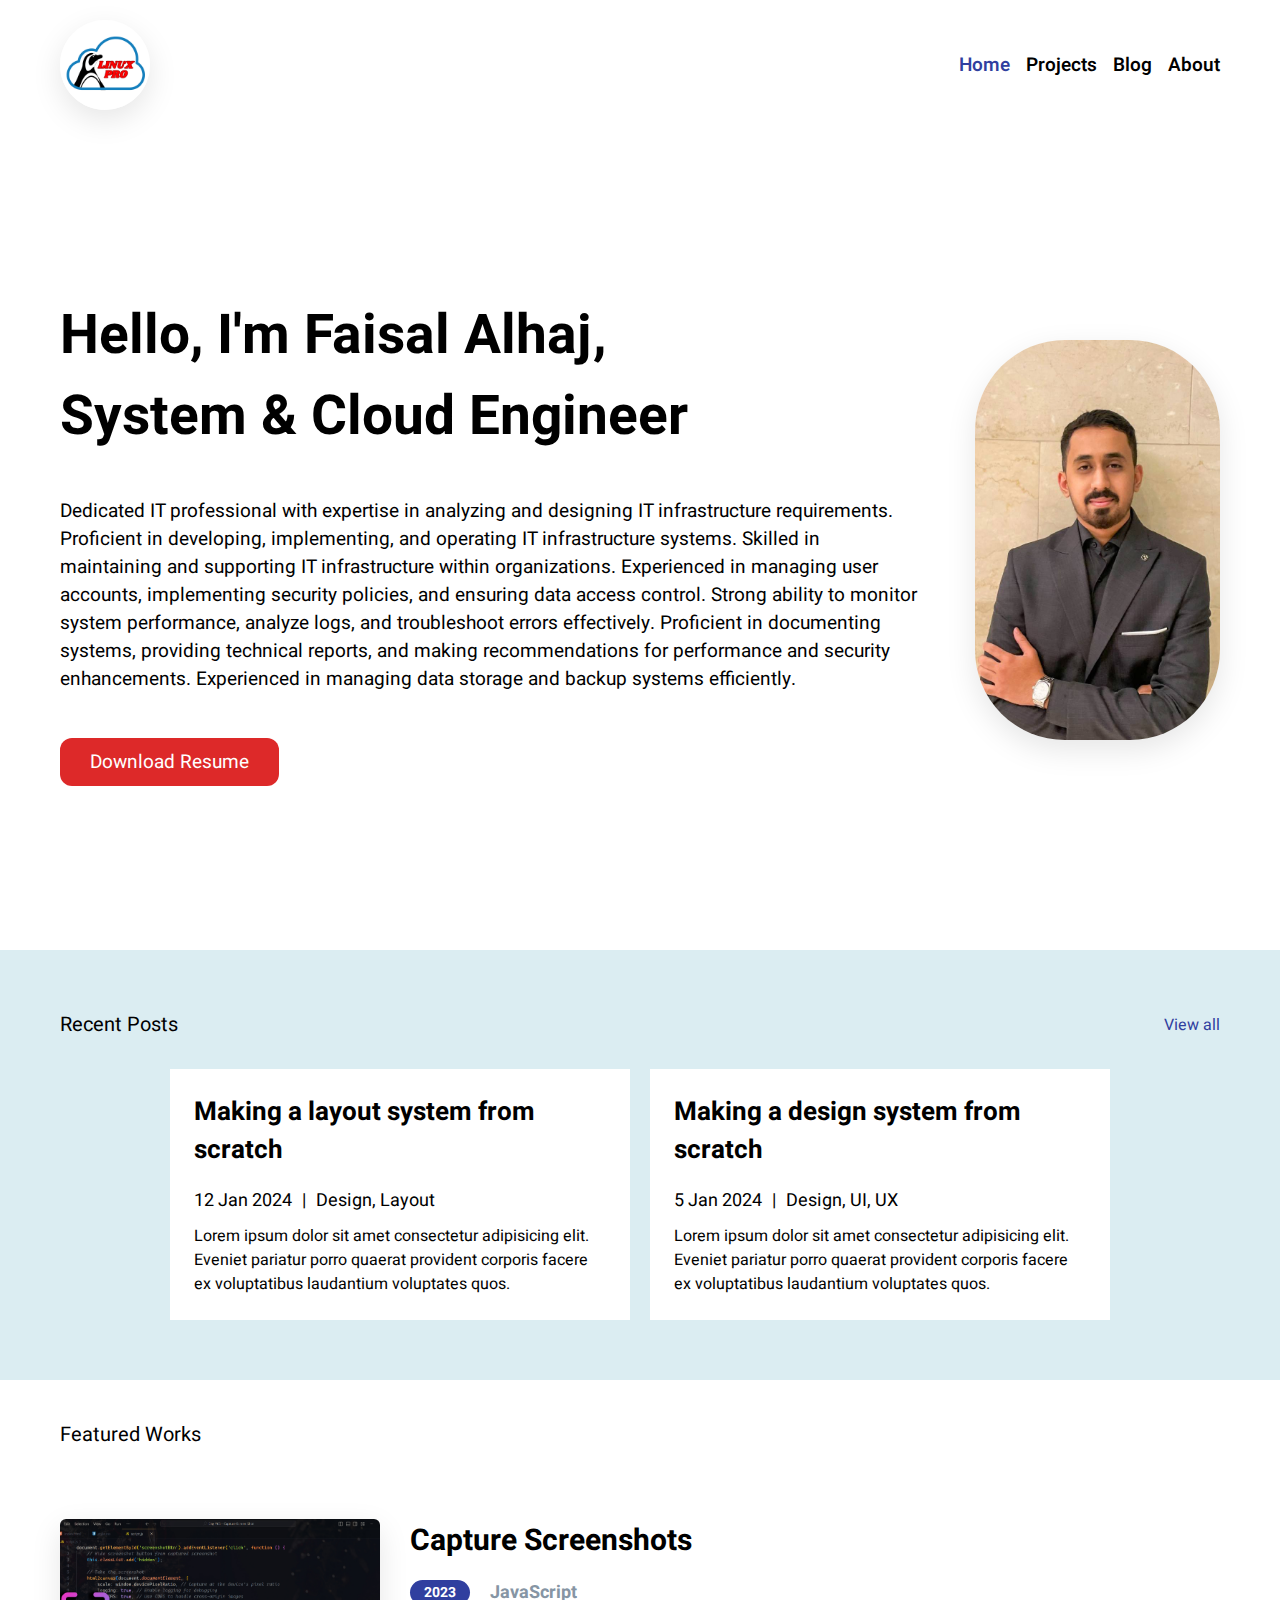
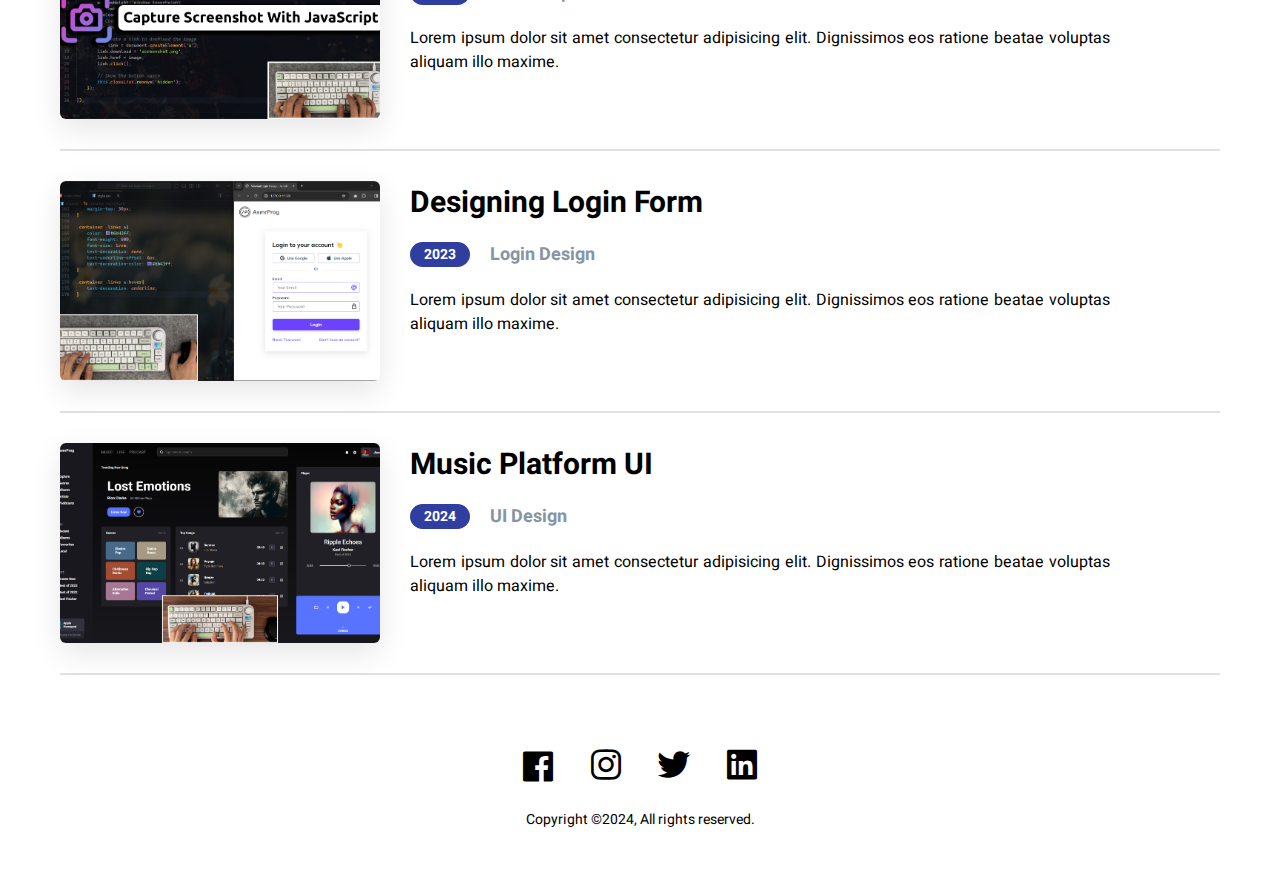
<file: index.html>
<!DOCTYPE html>
<html lang="en">

<head>
    <meta charset="UTF-8">
    <meta name="viewport" content="width=device-width, initial-scale=1.0">
    <link href='https://unpkg.com/boxicons@2.1.4/css/boxicons.min.css' rel='stylesheet'>
    <link rel="stylesheet" href="style.css">
    <title>Faisal Alhaj</title>
</head>

<body>

    <nav>
        <div class="logo">
            <img src="assets/LINU.png">
        </div>
        <div class="nav-links">
            <a class="selected" href="index.html">Home</a>
            <a href="projects.html">Projects</a>
            <a href="blog.html">Blog</a>
            <a href="about.html">About</a>
        </div>
    </nav>

    <div class="main">
        <div class="info">
            <h1>Hello, I'm Faisal Alhaj, <br>System & Cloud Engineer</h1>
            <p>Dedicated IT professional with expertise in analyzing and designing IT infrastructure requirements. Proficient in developing, implementing, and operating IT infrastructure systems. Skilled in maintaining and supporting IT infrastructure within organizations. Experienced in managing user accounts, implementing security policies, and ensuring data access control. Strong ability to monitor system performance, analyze logs, and troubleshoot errors effectively. Proficient in documenting systems, providing technical reports, and making recommendations for performance and security enhancements. Experienced in managing data storage and backup systems efficiently.</p>
            <a href="assets/FaisalAlhaj_SystemEngineer_CV.pdf">
            <button>Download Resume</button>
            </a>
        </div>
        <img src="assets/faisalalhaj_pic.jpg">
    </div>

    <div class="recent">
        <div class="header">
            <h4>Recent Posts</h4>
            <a href="blog.html">View all</a>
        </div>
        <div class="posts">
            <div class="post-item">
                <h3>Making a layout system from scratch</h3>
                <div class="info">
                    <h5>12 Jan 2024</h5>
                    <h5>|</h5>
                    <h5>Design, Layout</h5>
                </div>
                <p>Lorem ipsum dolor sit amet consectetur adipisicing elit. Eveniet pariatur porro quaerat provident
                    corporis facere ex voluptatibus laudantium voluptates quos.</p>
            </div>
            <div class="post-item">
                <h3>Making a design system from scratch</h3>
                <div class="info">
                    <h5>5 Jan 2024</h5>
                    <h5>|</h5>
                    <h5>Design, UI, UX</h5>
                </div>
                <p>Lorem ipsum dolor sit amet consectetur adipisicing elit. Eveniet pariatur porro quaerat provident
                    corporis facere ex voluptatibus laudantium voluptates quos.</p>
            </div>
        </div>
    </div>

    <div class="separator">
        <h4>Featured Works</h4>
    </div>

    <div class="featured">
        <div class="item">
            <img src="assets/item-1.jpg">
            <div class="details">
                <h3>Capture Screenshots</h3>
                <div class="item-info">
                    <div class="year-badge">2023</div>
                    <h4>JavaScript</h4>
                </div>
                <p>Lorem ipsum dolor sit amet consectetur adipisicing elit. Dignissimos eos ratione beatae voluptas
                    aliquam illo maxime.</p>
            </div>
        </div>
        <div class="item">
            <img src="assets/item-2.jpg">
            <div class="details">
                <h3>Designing Login Form</h3>
                <div class="item-info">
                    <div class="year-badge">2023</div>
                    <h4>Login Design</h4>
                </div>
                <p>Lorem ipsum dolor sit amet consectetur adipisicing elit. Dignissimos eos ratione beatae voluptas
                    aliquam illo maxime.</p>
            </div>
        </div>
        <div class="item">
            <img src="assets/item-3.jpg">
            <div class="details">
                <h3>Music Platform UI</h3>
                <div class="item-info">
                    <div class="year-badge">2024</div>
                    <h4>UI Design</h4>
                </div>
                <p>Lorem ipsum dolor sit amet consectetur adipisicing elit. Dignissimos eos ratione beatae voluptas
                    aliquam illo maxime.</p>
            </div>
        </div>
    </div>

    <footer>
        <div class="socials">
            <i class='bx bxl-facebook-square' ></i>
            <a href="https://www.instagram.com/faisaalalhaj/"> <i class='bx bxl-instagram' ></i> </a>
            <a href="https://x.com/faisaalalhaj"><i class='bx bxl-twitter'></i></a>
            <a href="https://www.linkedin.com/in/faisal-alhaj/"><i class='bx bxl-linkedin-square'></i></a>
        </div>
        <p>Copyright ©2024, All rights reserved.</p>
    </footer>

</body>

</html>
</file>
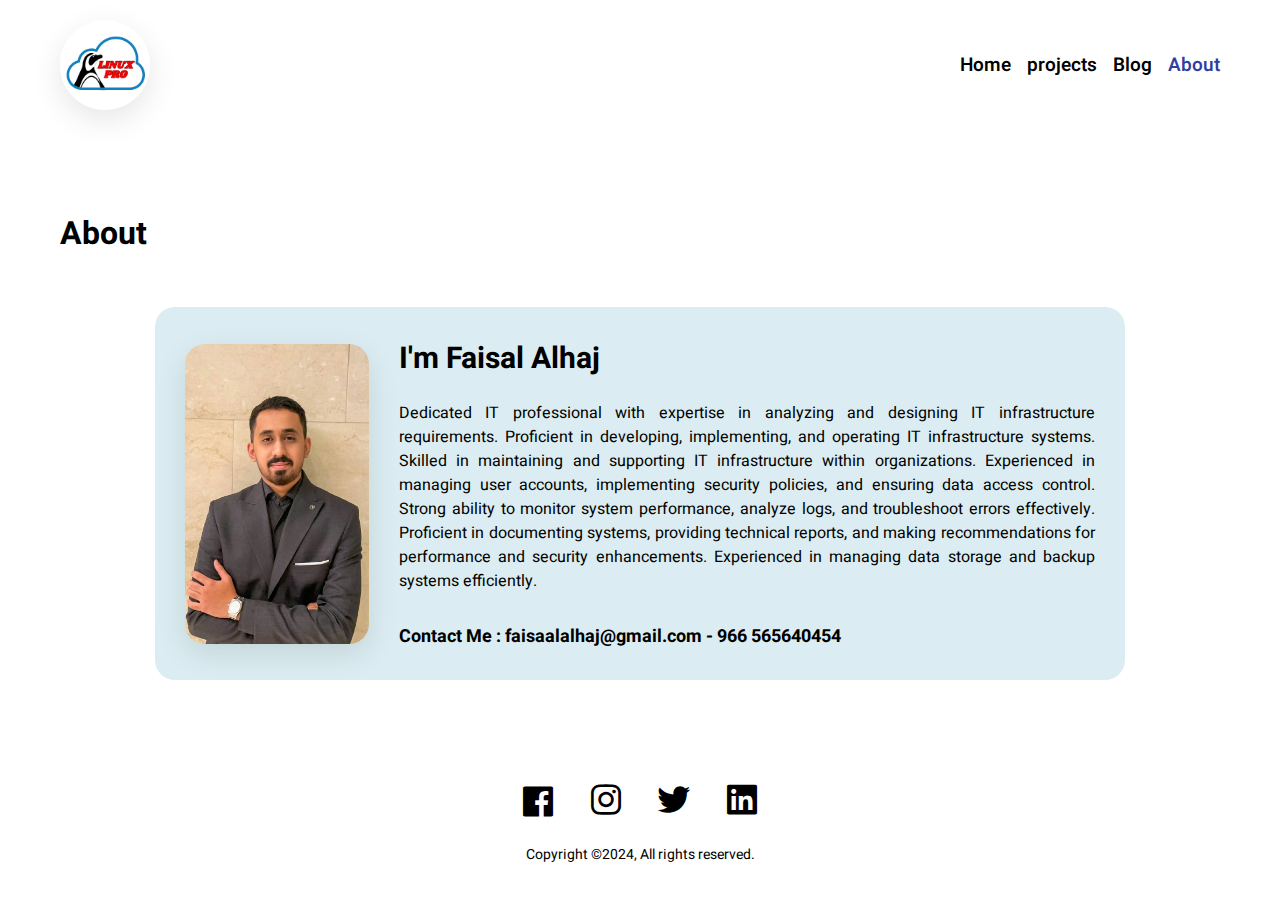
<file: about.html>
<!DOCTYPE html>
<html lang="en">

<head>
    <meta charset="UTF-8">
    <meta name="viewport" content="width=device-width, initial-scale=1.0">
    <link href='https://unpkg.com/boxicons@2.1.4/css/boxicons.min.css' rel='stylesheet'>
    <link rel="stylesheet" href="style.css">
    <title>About Page | Faisal Alhaj</title>
</head>

<body>

    <nav>
        
        <div class="logo">
            <img src="assets/LINU.png">

        </div>
        <div class="nav-links">
            <a href="index.html">Home</a>
            <a href="works.html">projects</a>
            <a href="blog.html">Blog</a>
            <a class="selected" href="about.html">About</a>
        </div>
    </nav>

    <h1 class="page-title">About</h1>

    <div class="content"> 
        <div class="container">
            <img src="assets/faisalalhaj_pic.jpg">
            <div class="about">
                <h2>I'm Faisal Alhaj</h2>
                <p>Dedicated IT professional with expertise in analyzing and designing IT infrastructure requirements. Proficient in developing, implementing, and operating IT infrastructure systems. Skilled in maintaining and supporting IT infrastructure within organizations. Experienced in managing user accounts, implementing security policies, and ensuring data access control. Strong ability to monitor system performance, analyze logs, and troubleshoot errors effectively. Proficient in documenting systems, providing technical reports, and making recommendations for performance and security enhancements. Experienced in managing data storage and backup systems efficiently.</p>
                <p class="email">Contact Me : <a href="mailto:faisaalalhaj@gmail.com?subject=Hello&body=How are you?">faisaalalhaj@gmail.com </a> -    966 565640454</p>
            </div>
        </div>
    </div>

    <footer>
        <div class="socials">
            <i class='bx bxl-facebook-square' ></i>
            <a href="https://www.instagram.com/faisaalalhaj/"> <i class='bx bxl-instagram' ></i> </a>
            <a href="https://x.com/faisaalalhaj"><i class='bx bxl-twitter'></i></a>
            <a href="https://www.linkedin.com/in/faisal-alhaj/"><i class='bx bxl-linkedin-square'></i></a>
        </div>
        <p>Copyright ©2024, All rights reserved.</p>
    </footer>

</body>

</html>
</file>
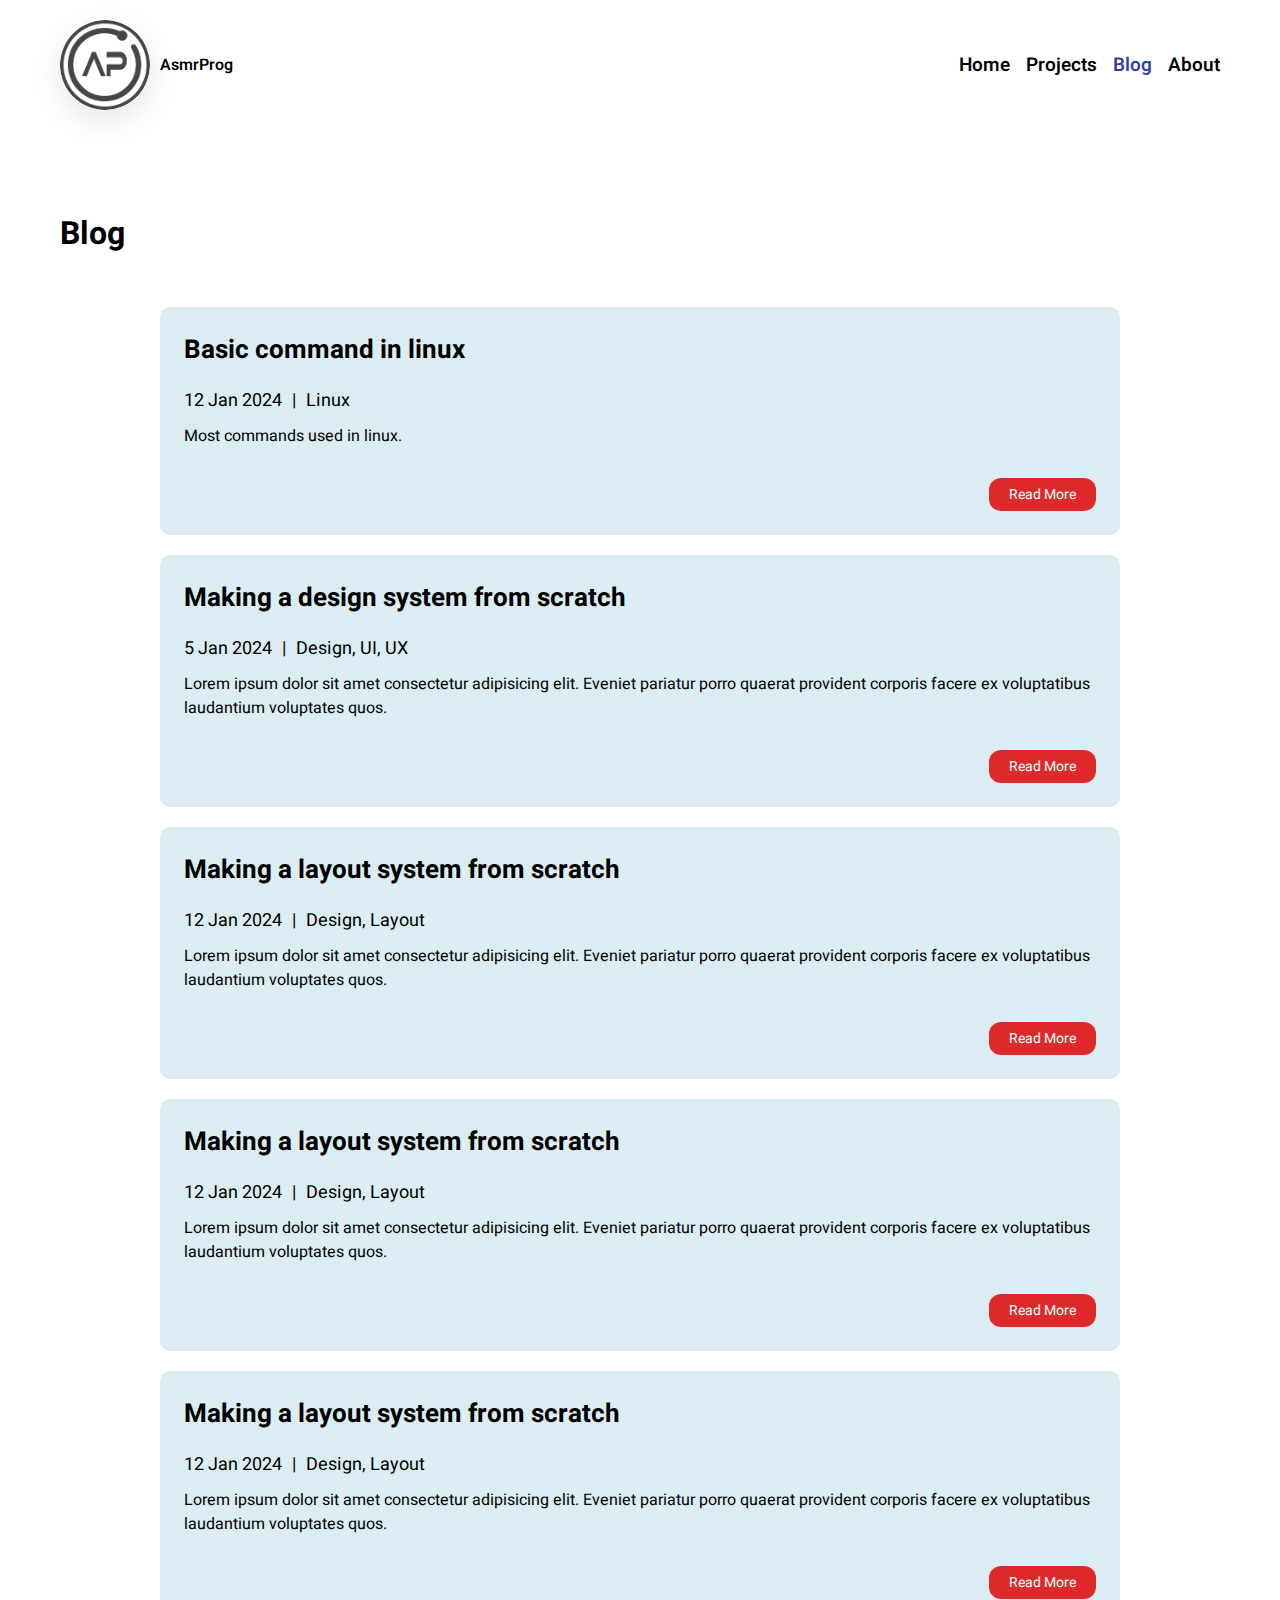
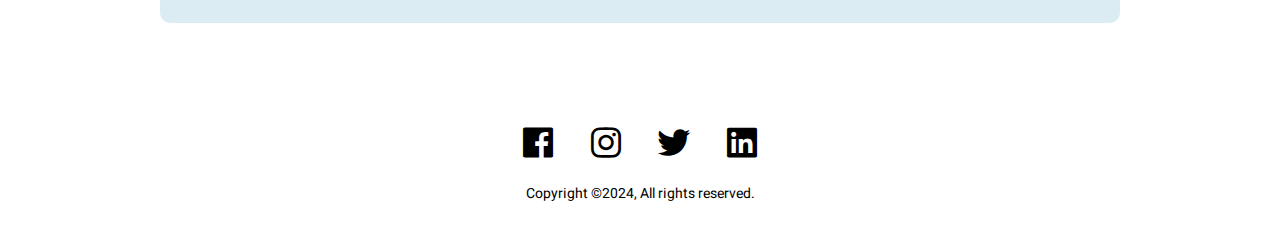
<file: blog.html>
<!DOCTYPE html>
<html lang="en">

<head>
    <meta charset="UTF-8">
    <meta name="viewport" content="width=device-width, initial-scale=1.0">
    <link href='https://unpkg.com/boxicons@2.1.4/css/boxicons.min.css' rel='stylesheet'>
    <link rel="stylesheet" href="style.css">
    <title>Blog Page | AsmrProg</title>
</head>

<body>

    <nav>
        <div class="logo">
            <img src="assets/logo.png">
            <a href="#">AsmrProg</a>
        </div>
        <div class="nav-links">
            <a href="index.html">Home</a>
            <a href="projects.html">Projects</a>
            <a class="selected" href="blog.html">Blog</a>
            <a href="about.html">About</a>
        </div>
    </nav>


    <h1 class="page-title">Blog</h1>

    <div class="content">
        <div class="post-list">
            <div class="post-item">
                <h3>Basic command in linux </h3>
                <div class="info">
                    <h5>12 Jan 2024</h5>
                    <h5>|</h5>
                    <h5>Linux</h5>
                </div>
                <p>Most commands used in linux.</p>

                <div class="buttons">
                    <button>Read More</button>
                </div>

            </div>
            <div class="post-item">
                <h3>Making a design system from scratch</h3>
                <div class="info">
                    <h5>5 Jan 2024</h5>
                    <h5>|</h5>
                    <h5>Design, UI, UX</h5>
                </div>
                <p>Lorem ipsum dolor sit amet consectetur adipisicing elit. Eveniet pariatur porro quaerat provident
                    corporis facere ex voluptatibus laudantium voluptates quos.</p>
                <div class="buttons">
                    <button>Read More</button>
                </div>
            </div>

            <div class="post-item">
                <h3>Making a layout system from scratch</h3>
                <div class="info">
                    <h5>12 Jan 2024</h5>
                    <h5>|</h5>
                    <h5>Design, Layout</h5>
                </div>
                <p>Lorem ipsum dolor sit amet consectetur adipisicing elit. Eveniet pariatur porro quaerat provident
                    corporis facere ex voluptatibus laudantium voluptates quos.</p>
                <div class="buttons">
                    <button>Read More</button>
                </div>
            </div>

            <div class="post-item">
                <h3>Making a layout system from scratch</h3>
                <div class="info">
                    <h5>12 Jan 2024</h5>
                    <h5>|</h5>
                    <h5>Design, Layout</h5>
                </div>
                <p>Lorem ipsum dolor sit amet consectetur adipisicing elit. Eveniet pariatur porro quaerat provident
                    corporis facere ex voluptatibus laudantium voluptates quos.</p>
                <div class="buttons">
                    <button>Read More</button>
                </div>
            </div>

            <div class="post-item">
                <h3>Making a layout system from scratch</h3>
                <div class="info">
                    <h5>12 Jan 2024</h5>
                    <h5>|</h5>
                    <h5>Design, Layout</h5>
                </div>
                <p>Lorem ipsum dolor sit amet consectetur adipisicing elit. Eveniet pariatur porro quaerat provident
                    corporis facere ex voluptatibus laudantium voluptates quos.</p>
                <div class="buttons">
                    <button>Read More</button>
                </div>
            </div>

        </div>
    </div>


    <footer>
        <div class="socials">
            <i class='bx bxl-facebook-square'></i>
            <i class='bx bxl-instagram'></i>
            <i class='bx bxl-twitter'></i>
            <i class='bx bxl-linkedin-square'></i>
        </div>
        <p>Copyright ©2024, All rights reserved.</p>
    </footer>


</body>

</html>
</file>
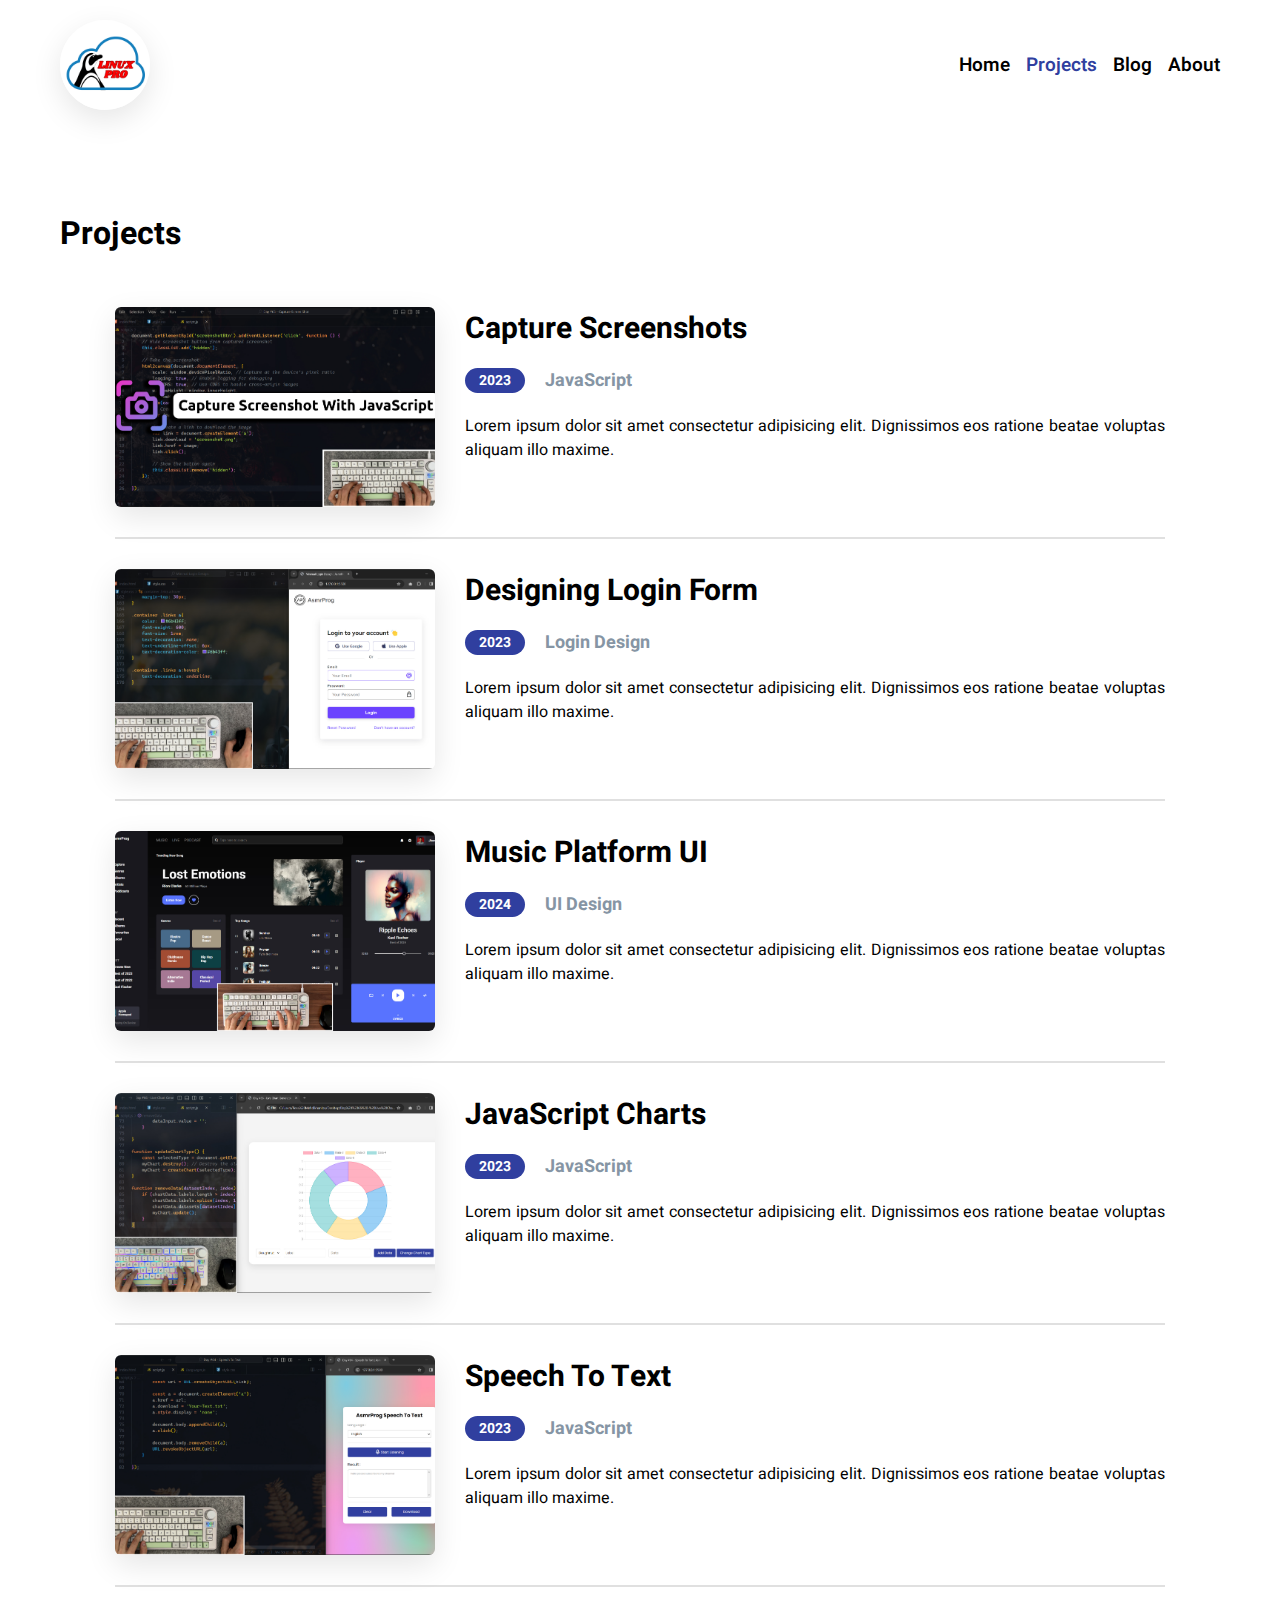
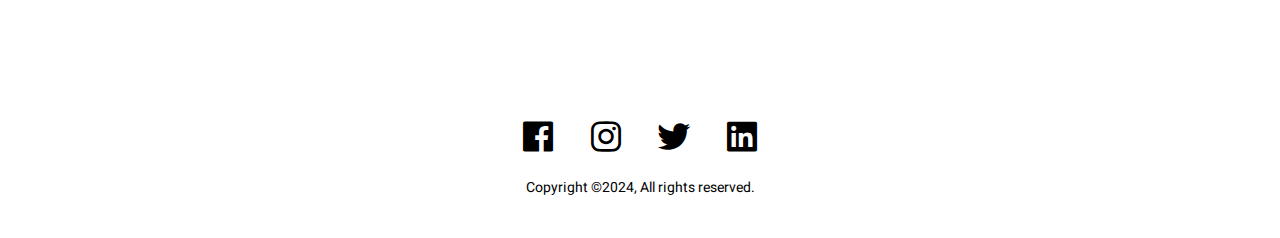
<file: projects.html>
<!DOCTYPE html>
<html lang="en">

<head>
    <meta charset="UTF-8">
    <meta name="viewport" content="width=device-width, initial-scale=1.0">
    <link href='https://unpkg.com/boxicons@2.1.4/css/boxicons.min.css' rel='stylesheet'>
    <link rel="stylesheet" href="style.css">
    <title>Works Page | AsmrProg</title>
</head>

<body>

    <nav>
        <div class="logo">
            <img src="assets/LINU.png">
        </div>
        <div class="nav-links">
            <a href="index.html">Home</a>
            <a class="selected" href="projects.html">Projects</a>
            <a href="blog.html">Blog</a>
            <a href="about.html">About</a>
        </div>
    </nav>

    <h1 class="page-title">Projects</h1>

    <div class="content">
        <div class="works-list">
            <div class="item">
                <img src="assets/item-1.jpg">
                <div class="details">
                    <h3>Capture Screenshots</h3>
                    <div class="item-info">
                        <div class="year-badge">2023</div>
                        <h4>JavaScript</h4>
                    </div>
                    <p>Lorem ipsum dolor sit amet consectetur adipisicing elit. Dignissimos eos ratione beatae voluptas
                        aliquam illo maxime.</p>
                </div>
            </div>
            <div class="item">
                <img src="assets/item-2.jpg">
                <div class="details">
                    <h3>Designing Login Form</h3>
                    <div class="item-info">
                        <div class="year-badge">2023</div>
                        <h4>Login Design</h4>
                    </div>
                    <p>Lorem ipsum dolor sit amet consectetur adipisicing elit. Dignissimos eos ratione beatae voluptas
                        aliquam illo maxime.</p>
                </div>
            </div>
            <div class="item">
                <img src="assets/item-3.jpg">
                <div class="details">
                    <h3>Music Platform UI</h3>
                    <div class="item-info">
                        <div class="year-badge">2024</div>
                        <h4>UI Design</h4>
                    </div>
                    <p>Lorem ipsum dolor sit amet consectetur adipisicing elit. Dignissimos eos ratione beatae voluptas
                        aliquam illo maxime.</p>
                </div>
            </div>
            <div class="item">
                <img src="assets/item-4.jpg">
                <div class="details">
                    <h3>JavaScript Charts</h3>
                    <div class="item-info">
                        <div class="year-badge">2023</div>
                        <h4>JavaScript</h4>
                    </div>
                    <p>Lorem ipsum dolor sit amet consectetur adipisicing elit. Dignissimos eos ratione beatae voluptas
                        aliquam illo maxime.</p>
                </div>
            </div>
            <div class="item">
                <img src="assets/item-5.jpg">
                <div class="details">
                    <h3>Speech To Text</h3>
                    <div class="item-info">
                        <div class="year-badge">2023</div>
                        <h4>JavaScript</h4>
                    </div>
                    <p>Lorem ipsum dolor sit amet consectetur adipisicing elit. Dignissimos eos ratione beatae voluptas
                        aliquam illo maxime.</p>
                </div>
            </div>
        </div>
    </div>

    <footer>
        <div class="socials">
            <i class='bx bxl-facebook-square'></i>
            <i class='bx bxl-instagram'></i>
            <i class='bx bxl-twitter'></i>
            <i class='bx bxl-linkedin-square'></i>
        </div>
        <p>Copyright ©2024, All rights reserved.</p>
    </footer>


</body>

</html>
</file>
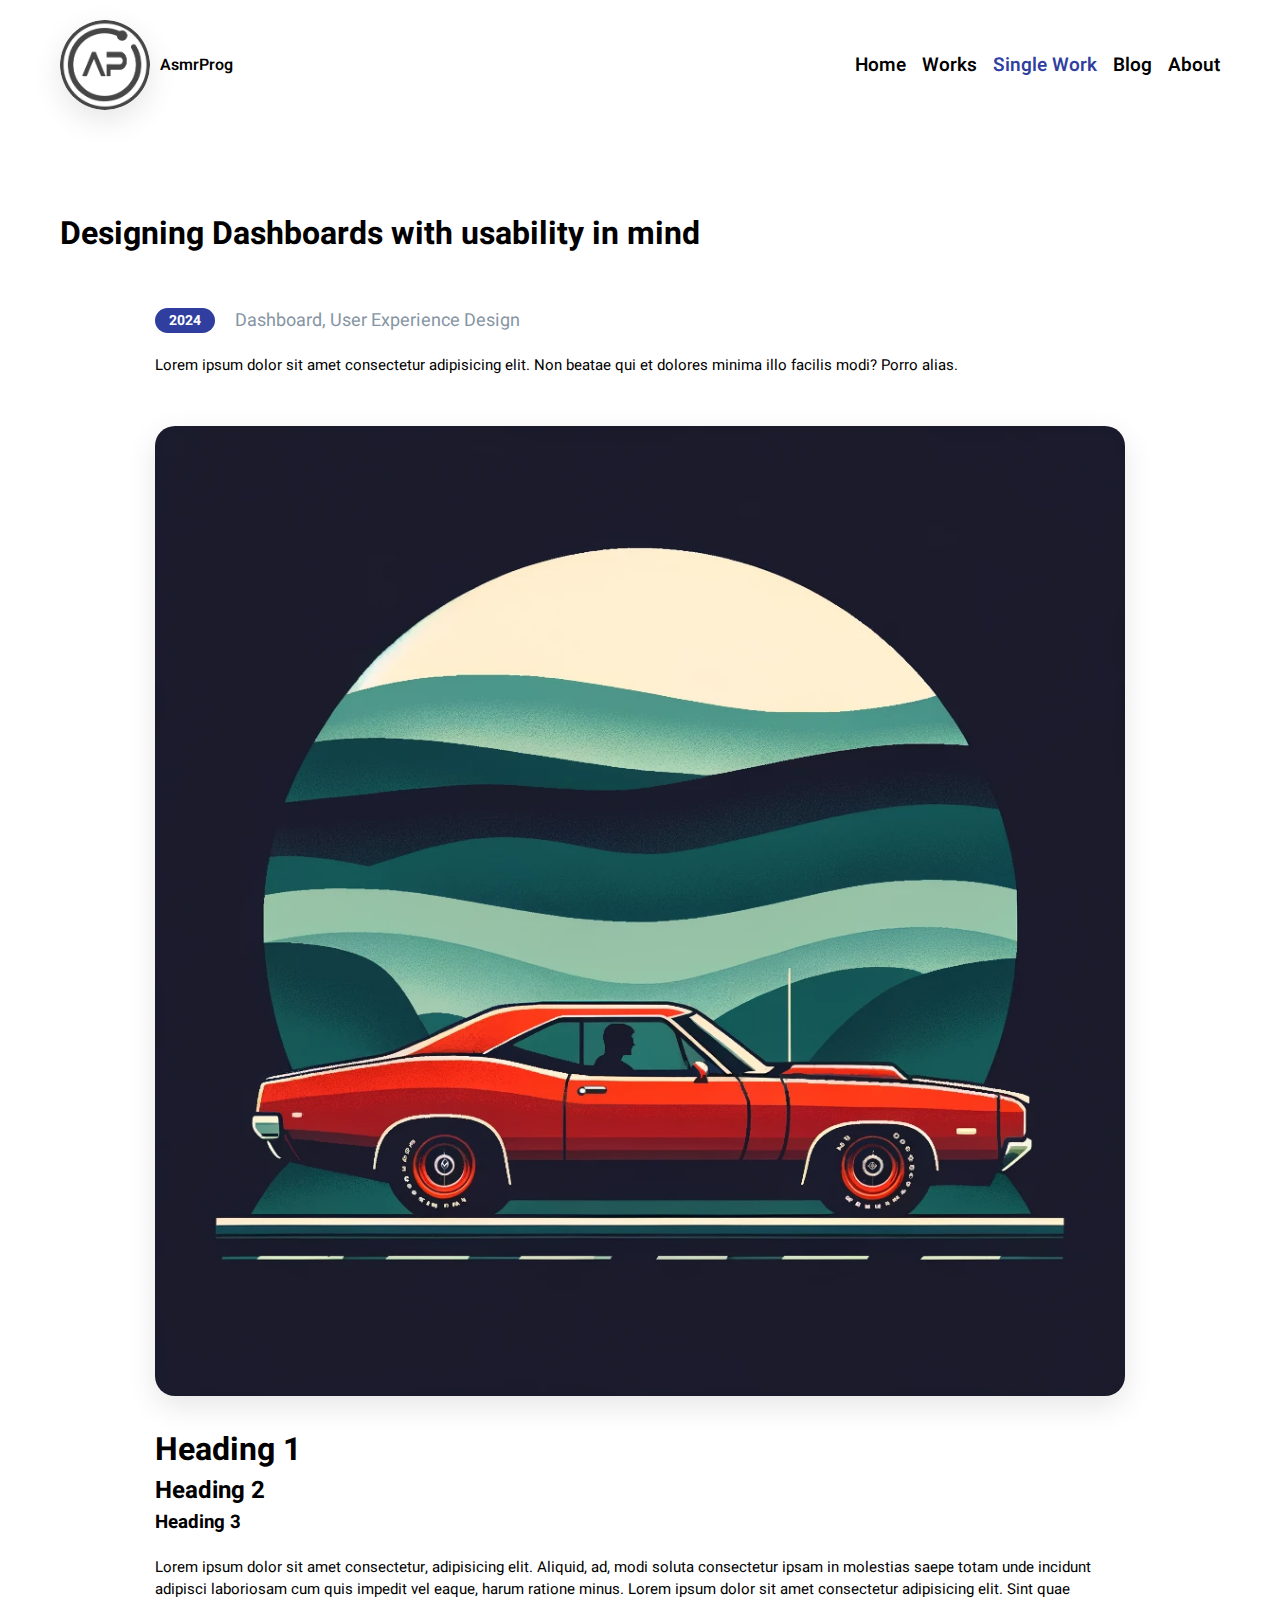
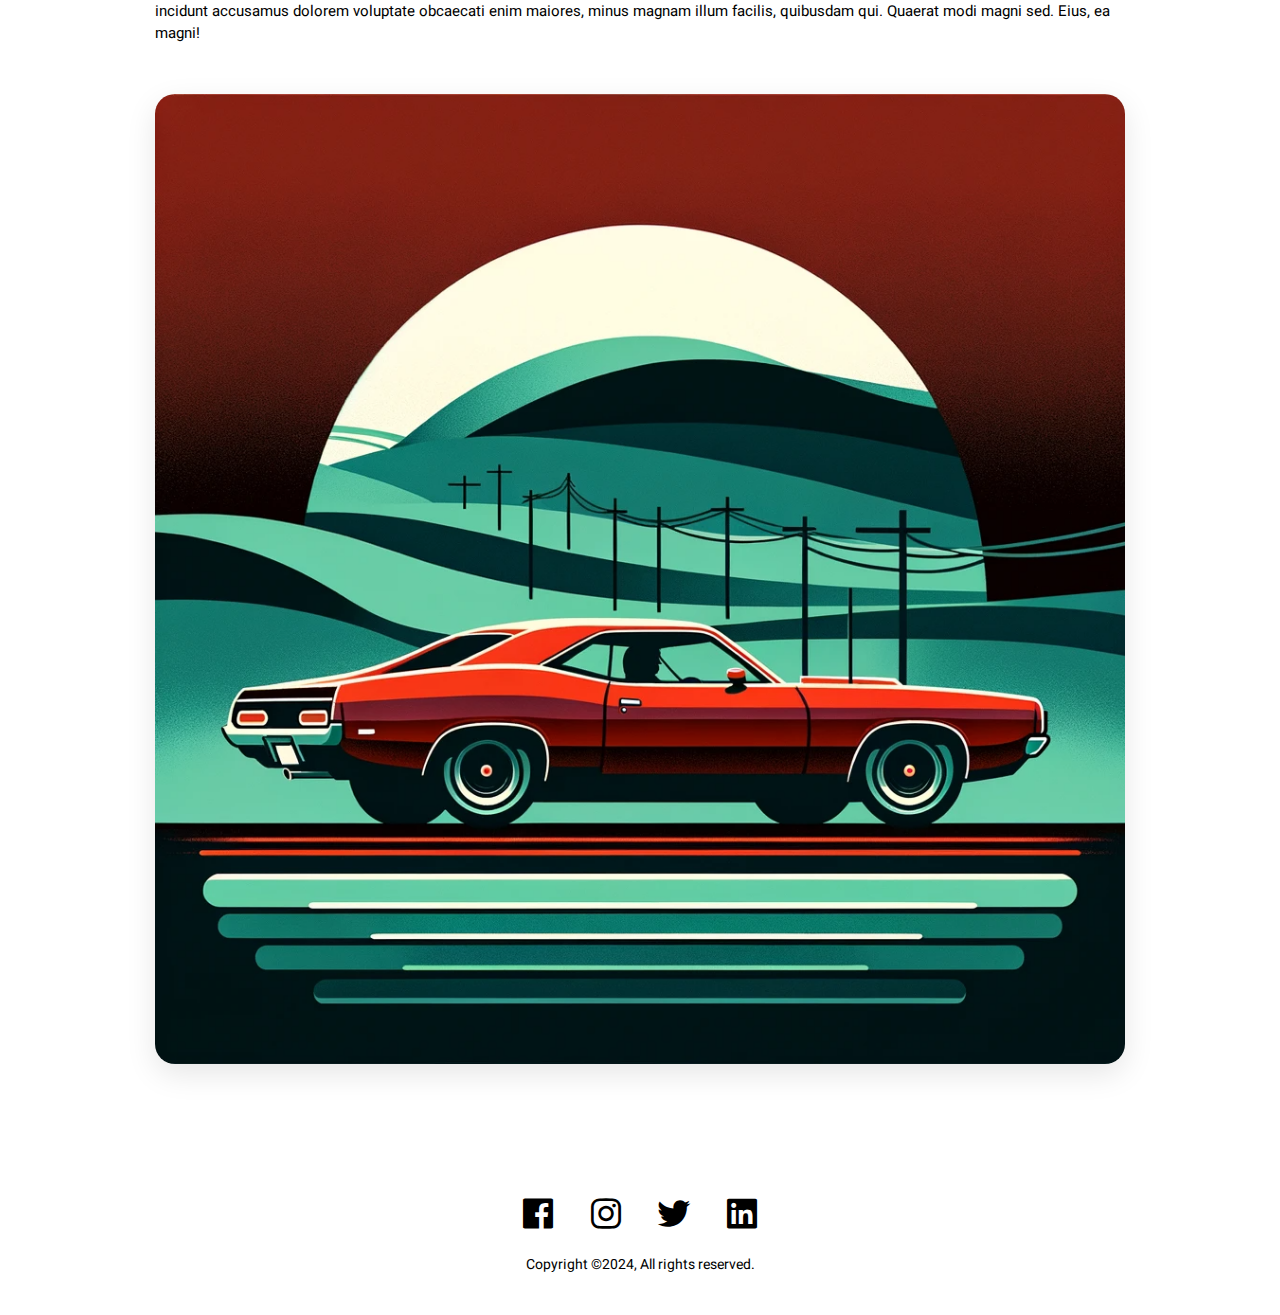
<file: single-work.html>
<!DOCTYPE html>
<html lang="en">

<head>
    <meta charset="UTF-8">
    <meta name="viewport" content="width=device-width, initial-scale=1.0">
    <link href='https://unpkg.com/boxicons@2.1.4/css/boxicons.min.css' rel='stylesheet'>
    <link rel="stylesheet" href="style.css">
    <title>Single Work Page | AsmrProg</title>
</head>

<body>

    <nav>
        <div class="logo">
            <img src="assets/logo.png">
            <a href="#">AsmrProg</a>
        </div>
        <div class="nav-links">
            <a href="index.html">Home</a>
            <a href="works.html">Works</a>
            <a class="selected" href="single-work.html">Single Work</a>
            <a href="blog.html">Blog</a>
            <a href="about.html">About</a>
        </div>
    </nav>

    <h1 class="page-title">Designing Dashboards with usability in mind</h1>


    <div class="content">
        <div class="work-info">
            <div class="year-badge">2024</div>
            <div class="category">
                <p>Dashboard, User Experience Design</p>
            </div>
        </div>

        <p>Lorem ipsum dolor sit amet consectetur adipisicing elit. Non beatae qui et dolores minima illo facilis modi?
            Porro alias.</p>

        <img src="assets/single-post-1.png">

        <h1>Heading 1</h1>
        <h2>Heading 2</h2>
        <h3>Heading 3</h3>

        <p>Lorem ipsum dolor sit amet consectetur, adipisicing elit. Aliquid, ad, modi soluta consectetur ipsam in
            molestias saepe totam unde incidunt adipisci laboriosam cum quis impedit vel eaque, harum ratione minus.
            Lorem ipsum dolor sit amet consectetur adipisicing elit. Sint quae incidunt accusamus dolorem voluptate
            obcaecati enim maiores, minus magnam illum facilis, quibusdam qui. Quaerat modi magni sed. Eius, ea magni!
        </p>

        <img src="assets/single-post-2.png">

    </div>


    <footer>
        <div class="socials">
            <i class='bx bxl-facebook-square'></i>
            <i class='bx bxl-instagram'></i>
            <i class='bx bxl-twitter'></i>
            <i class='bx bxl-linkedin-square'></i>
        </div>
        <p>Copyright ©2024, All rights reserved.</p>
    </footer>


</body>

</html>
</file>
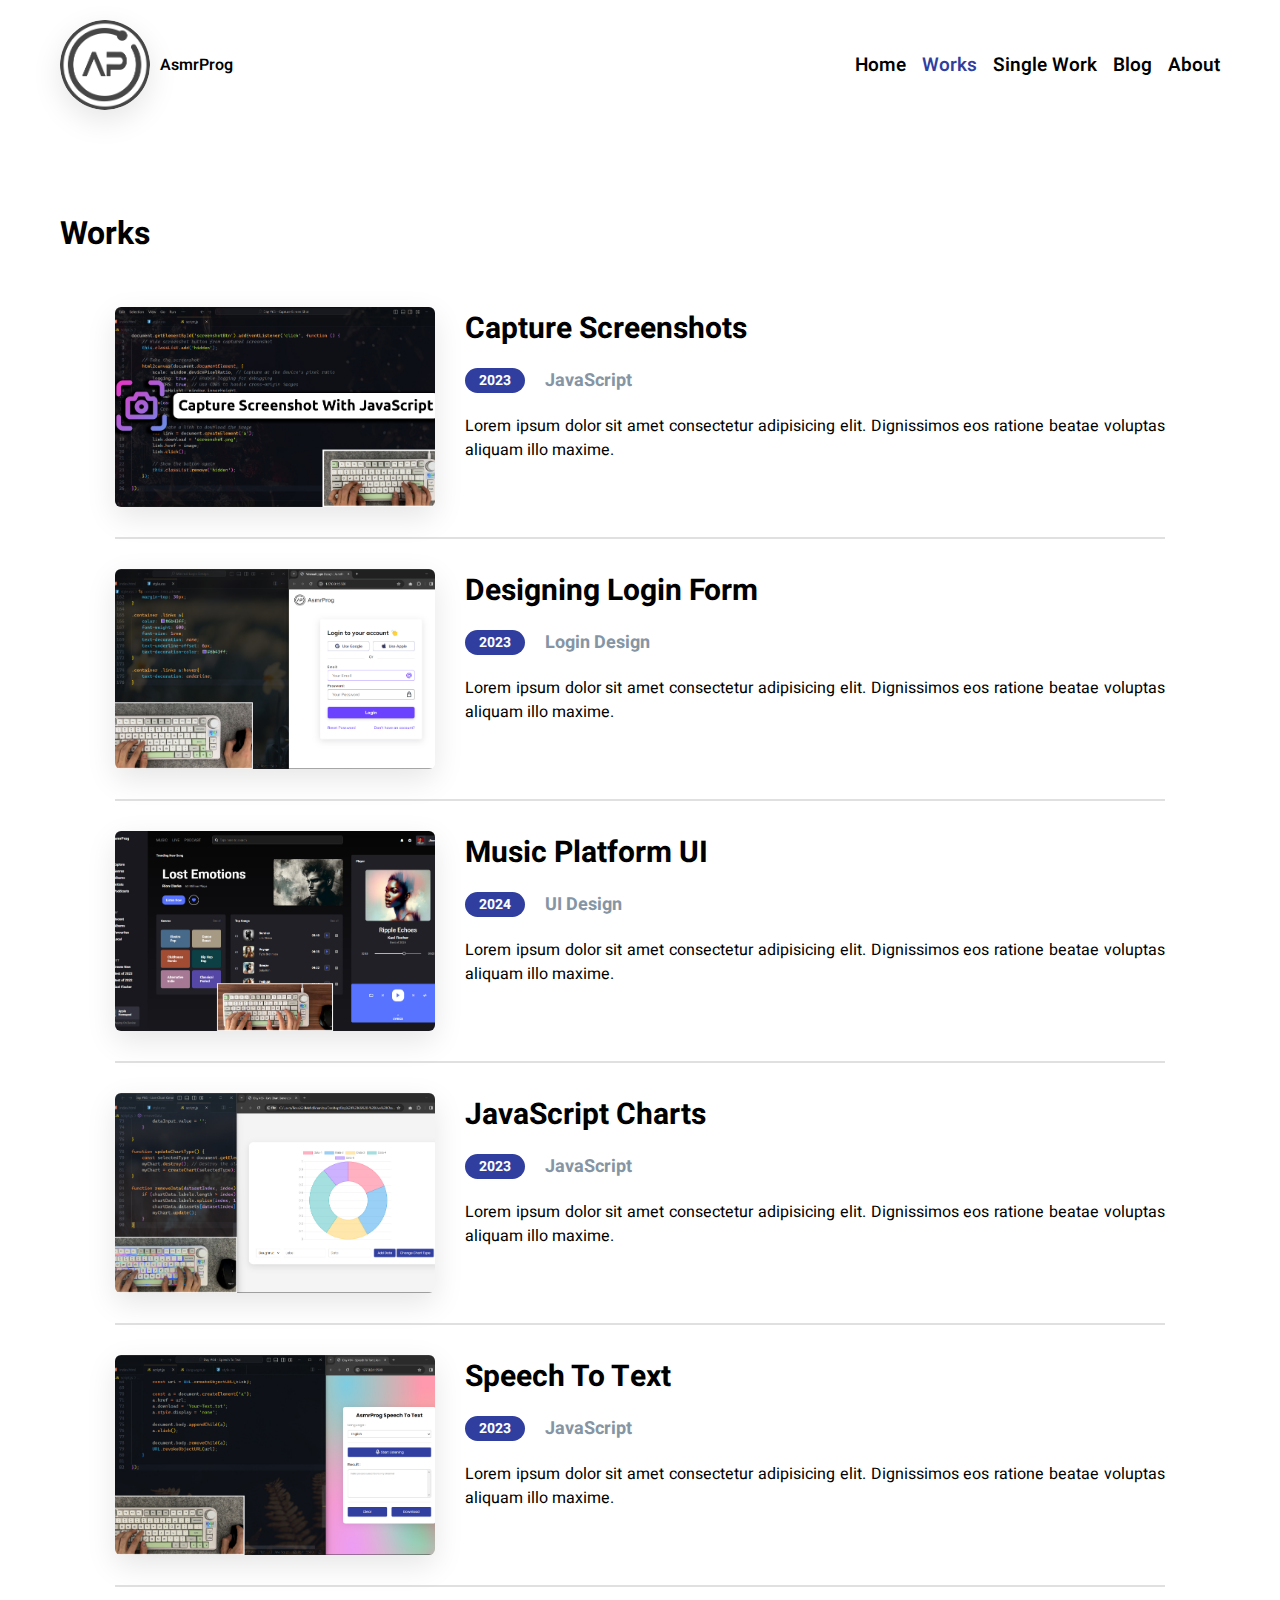
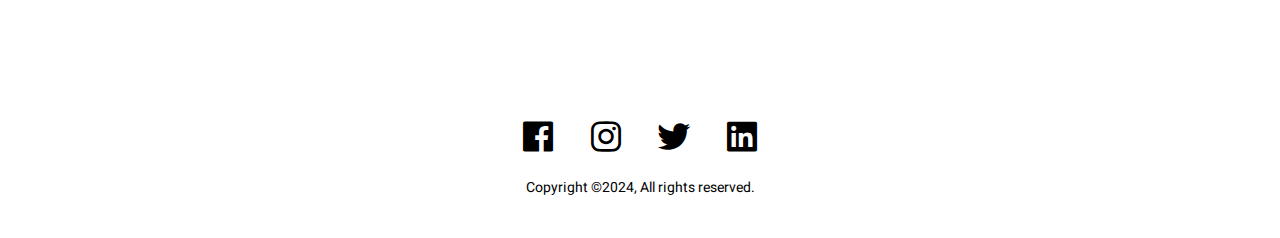
<file: works.html>
<!DOCTYPE html>
<html lang="en">

<head>
    <meta charset="UTF-8">
    <meta name="viewport" content="width=device-width, initial-scale=1.0">
    <link href='https://unpkg.com/boxicons@2.1.4/css/boxicons.min.css' rel='stylesheet'>
    <link rel="stylesheet" href="style.css">
    <title>Works Page | AsmrProg</title>
</head>

<body>

    <nav>
        <div class="logo">
            <img src="assets/logo.png">
            <a href="#">AsmrProg</a>
        </div>
        <div class="nav-links">
            <a href="index.html">Home</a>
            <a class="selected" href="works.html">Works</a>
            <a href="single-work.html">Single Work</a>
            <a href="blog.html">Blog</a>
            <a href="about.html">About</a>
        </div>
    </nav>

    <h1 class="page-title">Works</h1>

    <div class="content">
        <div class="works-list">
            <div class="item">
                <img src="assets/item-1.jpg">
                <div class="details">
                    <h3>Capture Screenshots</h3>
                    <div class="item-info">
                        <div class="year-badge">2023</div>
                        <h4>JavaScript</h4>
                    </div>
                    <p>Lorem ipsum dolor sit amet consectetur adipisicing elit. Dignissimos eos ratione beatae voluptas
                        aliquam illo maxime.</p>
                </div>
            </div>
            <div class="item">
                <img src="assets/item-2.jpg">
                <div class="details">
                    <h3>Designing Login Form</h3>
                    <div class="item-info">
                        <div class="year-badge">2023</div>
                        <h4>Login Design</h4>
                    </div>
                    <p>Lorem ipsum dolor sit amet consectetur adipisicing elit. Dignissimos eos ratione beatae voluptas
                        aliquam illo maxime.</p>
                </div>
            </div>
            <div class="item">
                <img src="assets/item-3.jpg">
                <div class="details">
                    <h3>Music Platform UI</h3>
                    <div class="item-info">
                        <div class="year-badge">2024</div>
                        <h4>UI Design</h4>
                    </div>
                    <p>Lorem ipsum dolor sit amet consectetur adipisicing elit. Dignissimos eos ratione beatae voluptas
                        aliquam illo maxime.</p>
                </div>
            </div>
            <div class="item">
                <img src="assets/item-4.jpg">
                <div class="details">
                    <h3>JavaScript Charts</h3>
                    <div class="item-info">
                        <div class="year-badge">2023</div>
                        <h4>JavaScript</h4>
                    </div>
                    <p>Lorem ipsum dolor sit amet consectetur adipisicing elit. Dignissimos eos ratione beatae voluptas
                        aliquam illo maxime.</p>
                </div>
            </div>
            <div class="item">
                <img src="assets/item-5.jpg">
                <div class="details">
                    <h3>Speech To Text</h3>
                    <div class="item-info">
                        <div class="year-badge">2023</div>
                        <h4>JavaScript</h4>
                    </div>
                    <p>Lorem ipsum dolor sit amet consectetur adipisicing elit. Dignissimos eos ratione beatae voluptas
                        aliquam illo maxime.</p>
                </div>
            </div>
        </div>
    </div>

    <footer>
        <div class="socials">
            <i class='bx bxl-facebook-square'></i>
            <i class='bx bxl-instagram'></i>
            <i class='bx bxl-twitter'></i>
            <i class='bx bxl-linkedin-square'></i>
        </div>
        <p>Copyright ©2024, All rights reserved.</p>
    </footer>


</body>

</html>
</file>
<file: style.css>
@import url('https://fonts.googleapis.com/css2?family=Heebo:wght@300;400;500;600;700;800&display=swap');

*{
    margin: 0;
    padding: 0;
    box-sizing: border-box;
    font-family: 'Heebo', sans-serif;
}

a{
    text-decoration: none;
    color: #000;
}

img{
    object-fit: cover;
    object-position: top;
    box-shadow: 0 10px 30px rgba(0, 0, 0, 0.1);
}

nav{
    padding: 20px 148px;
    background-color: #fff;
    display: flex;
    align-items: center;
    justify-content: space-between;
    font-weight: 600;
}

nav .logo{
    display: flex;
    align-items: center;
    gap: 10px;
}

nav .logo img{
    width: 90px;
    height: 90px;
    border-radius: 50%;
}



nav .nav-links{
    display: flex;
    gap: 16px;
    font-size: 19px;
}

nav .nav-links a{
    transition: color 0.3s ease;
}

nav .nav-links a:hover,
nav .nav-links a.selected{
    color: #303f9f;
}

.main {
    padding: 0 148px;
    display: flex;
    align-items: center;
    justify-content: space-between;
    gap: 50px;
    height: calc(100vh - 80px);
}

.main .info h1{
    font-size: 55px;
    margin-bottom: 40px;
}

.main .info p{
    font-size: 19px;
    margin-bottom: 45px;
    width: 100%;
}

.main .info button,
.content .post-list .post-item .buttons button{
    padding: 10px 30px;
    background: #dd2929;
    border: none;
    color: #fff;
    font-size: 19px;
    border-radius: 12px;
    cursor: pointer;
    transition: background 0.3s ease;
}

.main .info button:hover,
.content .post-list .post-item .buttons button:hover{
    background: #9b0000;
}

.main img{
    width: 400px;
    height: 400px;
    border-radius: 90px;
}

.recent{
    padding: 60px 148px;
    background-color: #dbedf2;
}

.recent .header{
    display: flex;
    align-items: center;
    justify-content: space-between;
    margin-bottom: 30px;
}

.recent .header h4,
.separator h4{
    font-size: 20px;
    font-weight: 400;
}

.recent .header a{
    color: #303f9f;
}

.recent .posts{
    display: flex;
    justify-content: center;
    gap: 20px;
}

.recent .posts .post-item{
    background-color: #fff;
    padding: 24px;
    width: 460px;
}

.recent .posts .post-item h3,
.content .post-list .post-item h3{
    font-size: 26px;
    margin-bottom: 18px;
}

.recent .posts .post-item .info,
.content .post-list .post-item .info{
    display: flex;
    gap: 10px;
    margin-bottom: 10px;
}

.recent .posts .post-item .info h5,
.content .post-list .post-item h5{
    font-size: 18px;
    font-weight: 400;
}

.recent .posts .post-item p{
    width: 400px;
}

.separator{
    padding: 40px 148px 0;
}

.separator h4{
    margin-bottom: 30px;
}

.featured{
    padding: 40px 290px 0;
}

.featured .item,
.works-list .item{
    display: flex;
    gap: 30px;
    margin-bottom: 30px;
    padding-bottom: 30px;
    border-bottom: 2px solid #e0e0e0;
}

.featured .item img,
.works-list .item img{
    width: 320px;
    height: 200px;
    border-radius: 6px;
}

.featured .item .details h3,
.works-list .item h3{
    font-size: 30px;
    margin-bottom: 16px;
}

.featured .item .details .item-info,
.works-list .item .details .item-info{
    display: flex;
    align-items: center;
    gap: 20px;
    margin-bottom: 20px;
}

.featured .item .details .item-info .year-badge,
.works-list .item .details .item-info .year-badge,
.content .work-info .year-badge{
    background-color: #303f9f;
    padding: 2px 14px;
    color: #fff;
    border-radius: 16px;
    font-size: 14px;
    font-weight: bold;
}

.featured .item .details .item-info h4,
.works-list .item .details .item-info h4{
    color: #8695a4;
    font-size: 18px;
}

.featured .item .details p,
.works-list .item .details p{
    width: 700px;
    text-align: justify;
}

footer{
    padding: 40px 0;
    display: flex;
    flex-direction: column;
    align-items: center;
}

footer .socials{
    display: flex;
    align-items: center;
    gap: 28px;
    margin-bottom: 20px;
}

footer .socials i{
    font-size: 40px;
    cursor: pointer;
    transition: color 0.3s ease;
}

footer .socials i:hover{
    color: #303f9f;
}

footer p{
    font-size: 14px;
}

.page-title{
    padding: 80px 234px 20px;
    width: 100%;
}

.content{
    padding: 30px 148px 60px;
    display: flex;
    flex-direction: column;
    align-items: center;
}

.content .work-info{
    display: flex;
    align-items: center;
    justify-content: flex-start;
    gap: 20px;
    width: 970px;
}

.content .work-info .category{
    color: #8695a4;
    font-size: 18px;
}

.content>p{
    width: 970px;
    font-size: 15px;
    margin: 20px 0;
}

.content>img{
    width: 970px;
    margin: 30px 0;
    border-radius: 20px;
}

.content>h1,
.content>h2,
.content>h3{
    width: 970px;
}

.content .post-list{
    display: flex;
    flex-direction: column;
    gap: 20px;
}

.content .post-list .post-item{
    background-color: #dbedf2;
    padding: 24px;
    width: 960px;
    border-radius: 10px;
}

.content .post-list .post-item .buttons{
    margin-top: 30px;
    display: flex;
    align-items: center;
    justify-content: flex-end;
    gap: 10px;
}

.content .post-list .post-item .buttons button{
    font-size: 14px;
    padding: 6px 20px;
}

.content .post-list .post-item .buttons i{
    font-size: 22px;
    cursor: pointer;
    transition: color 0.3s ease;
}

.content .post-list .post-item .buttons i:hover{
    color: #303f9f;
}

.content .container{
    background-color: #dbedf2;
    padding: 30px;
    display: flex;
    align-items: center;
    gap: 30px;
    width: 970px;
    border-radius: 20px;
}

.content .container img{
    width: 300px;
    height: 300px;
    border-radius: 20px;
}

.content .container h2{
    margin-bottom: 20px;
    font-size: 30px;
}

.content .container .about>p{
    text-align: justify;
}

.content .container .about .email{
    font-weight: bold;
    margin-top: 30px;
    font-size: 18px;
}

@media screen and (max-width: 1400px) {
    
    nav{
        padding: 20px 60px;
    }

    .main{
        padding: 0 60px;
    }

    .recent{
        padding: 60px;
    }

    .featured,
    .separator{
        padding: 40px 60px 0;
    }

    .page-title{
        padding: 80px 60px 20px;
    }

}

@media screen and (max-width: 1200px) {
    
    nav{
        padding: 20px 40px;
    }

    .main{
        padding: 0 40px;
    }

    .main img{
        width: 340px;
        height: 340px;
    }

    .recent{
        padding: 40px;
    }

    .featured,
    .separator{
        padding: 40px 40px 0;
    }

    .featured .item .details p,
    .works-list .item .details p{
        width: 100%;
    }

    .page-title{
        padding: 80px 40px 20px;
    }

    .content .work-info,
    .content>p,
    .content>img,
    .content>h1,
    .content>h2,
    .content>h3,
    .content .post-list .post-item,
    .content .container{
        width: 100%;
    }

    .content .container img{
        width: 250px;
        height: 250px;
    }

    .content .container h2{
        font-size: 24px;
        margin-bottom: 10px;
    }

    .content .container .about>p{
        font-size: 14px;
    }

}

@media screen and (max-width: 992px) {
    
    nav{
        padding: 20px;
    }

    .main{
        padding: 0 20px;
    }

    .main img{
        width: 300px;
        height: 300px;
    }

    .main .info h1{
        font-size: 34px;
    }

    .main .info p{
        font-size: 15px;
    }

    .main .info button{
        font-size: 15px;
        padding: 8px 22px;
    }

    .recent{
        padding: 40px 20px;
    }

    .recent .posts .post-item{
        width: 100%;
    }

    .recent .posts .post-item h3,
    .content .post-list .post-item h3{
        font-size: 20px;
    }

    .recent .posts .post-item .info h5,
    .content .post-list .post-item .info h5{
        font-size: 14px;
    }

    .recent .posts .post-item p{
        width: 100%;
        font-size: 14px;
    }

    .featured,
    .separator{
        padding: 40px 20px 0;
    }

    .featured .item,
    .works-list .item{
        flex-direction: column;
        padding: 0 20px 30px;
    }

    .featured .item img,
    .works-list .item img{
        width: 100%;
        height: auto;
    }

    .featured .item .details h3,
    .works-list .details .item h3{
        font-size: 24px;
        margin-bottom: 12px;
    }

    .featured .item .details .item-info .year-badge,
    .works-list .item .details .item-info .year-badge{
        font-size: 12px;
    }

    .featured .item .details .item-info h4,
    .works-list .item .details .item-info h4{
        font-size: 15px;
    }

    .featured .item .details p,
    .works-list .item .details p{
        font-size: 14px;
    }

    .content{
        padding: 30px 20px 60px;
    }

    .content .container h2{
        font-size: 20px;
    }

    .content .container .about>p{
        font-size: 13px;
    }

}

@media screen and (max-width: 768px) {
    
    nav{
        justify-content: center;
    }

    nav .logo{
        display: none;
    }

    .main{
        flex-direction: column;
        justify-content: space-around;
        margin: 40px 0;
        height: auto;
    }

    .main .info h1{
        font-size: 30px;
        margin-bottom: 16px;
    }

    .main .info p{
        margin-bottom: 16px;
    }

    .main .info button{
        padding: 6px 20px;
        font-size: 13px;
    }

    .main img{
        margin-top: 20px;
        width: 100%;
        height: auto;
        border-radius: 50px;
    }

    .recent .posts,
    .content .container{
        flex-direction: column;
    }

    .content .container img{
        width: 100%;
        height: auto;
    }

}
</file>
